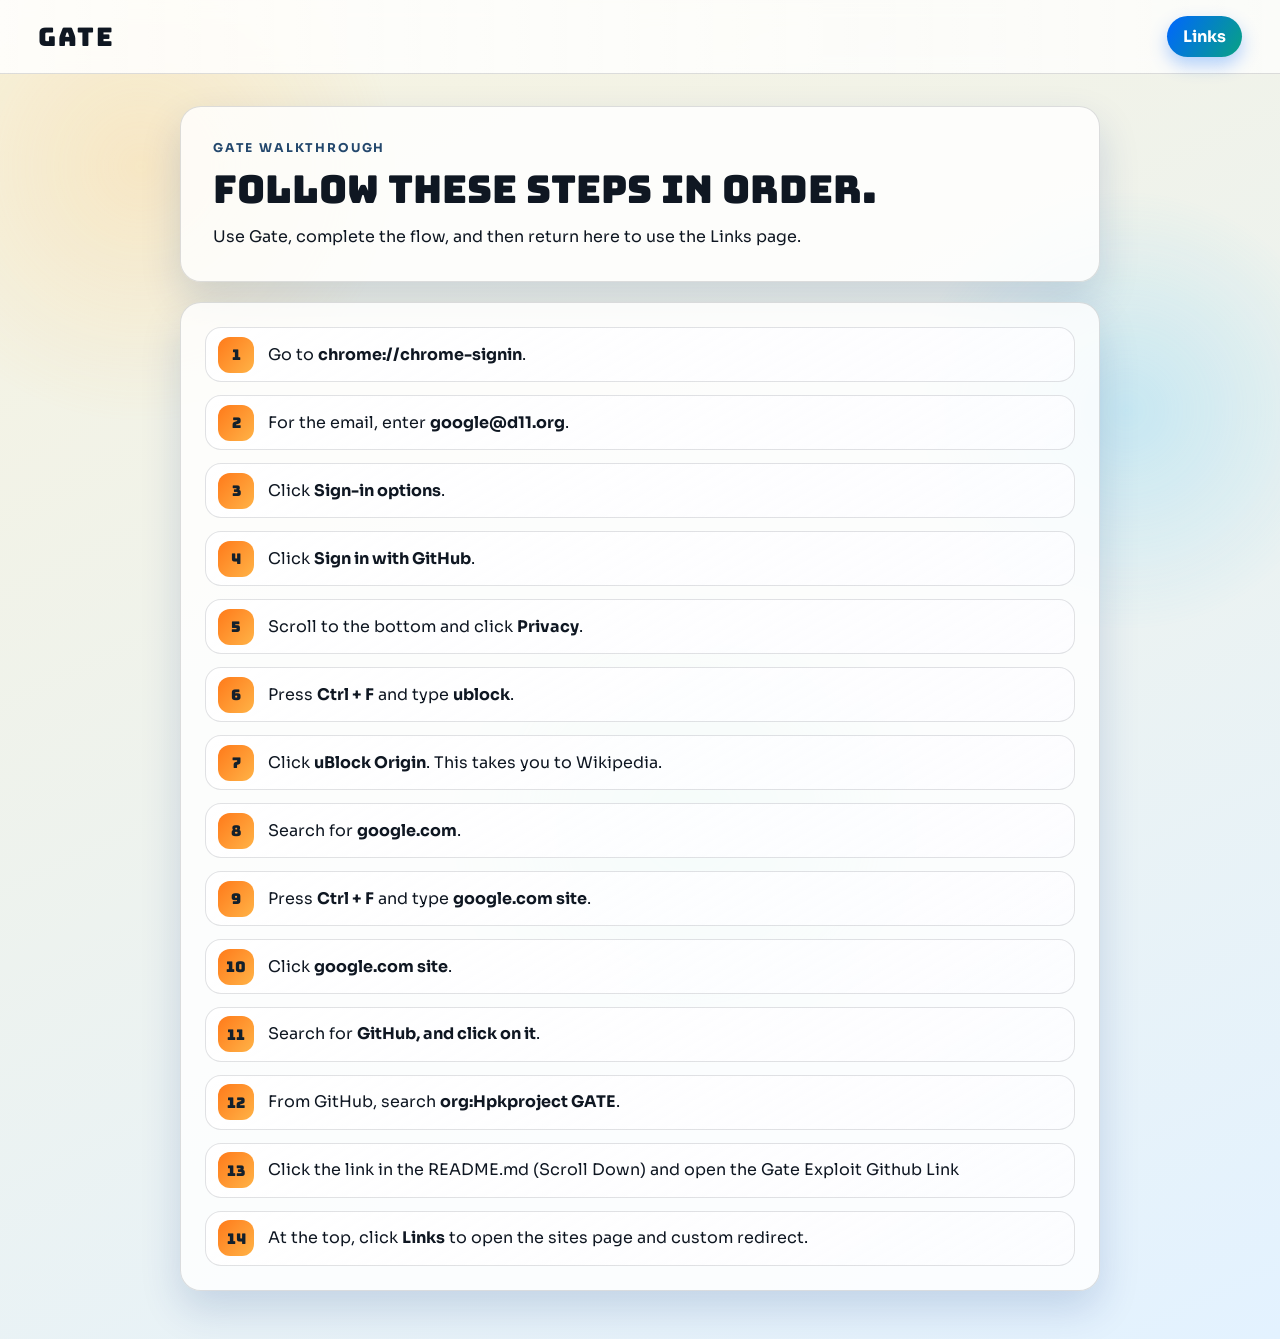
<file: index.html>
<!DOCTYPE html>
<html lang="en">
<head>
  <meta charset="UTF-8">
  <meta name="viewport" content="width=device-width, initial-scale=1.0">
  <title>Gate Guide</title>
  <link rel="preconnect" href="https://fonts.googleapis.com">
  <link rel="preconnect" href="https://fonts.gstatic.com" crossorigin>
  <link href="https://fonts.googleapis.com/css2?family=Bungee&family=Sora:wght@300;400;500;600;700&display=swap" rel="stylesheet">
  <link rel="stylesheet" href="styles.css">
</head>
<body class="page page-guide">
  <div class="ambient-bg" aria-hidden="true">
    <span class="orb orb-a"></span>
    <span class="orb orb-b"></span>
    <span class="orb orb-c"></span>
  </div>

  <header class="topbar">
    <a class="brand" href="index.html">GATE</a>
    <nav class="topnav" aria-label="Primary navigation">
      <a class="nav-button" href="links.html">Links</a>
    </nav>
  </header>

  <main class="layout">
    <section class="hero reveal" style="--delay: 0ms;">
      <p class="eyebrow">Gate Walkthrough</p>
      <h1>Follow these steps in order.</h1>
      <p>Use Gate, complete the flow, and then return here to use the Links page.</p>
    </section>

    <section class="steps-wrap reveal" style="--delay: 120ms;">
      <ol class="steps">
        <li class="step" style="--delay: 180ms;"><p>Go to <strong>chrome://chrome-signin</strong>.</p></li>
        <li class="step" style="--delay: 230ms;"><p>For the email, enter <strong>google@d11.org</strong>.</p></li>
        <li class="step" style="--delay: 280ms;"><p>Click <strong>Sign-in options</strong>.</p></li>
        <li class="step" style="--delay: 330ms;"><p>Click <strong>Sign in with GitHub</strong>.</p></li>
        <li class="step" style="--delay: 380ms;"><p>Scroll to the bottom and click <strong>Privacy</strong>.</p></li>
        <li class="step" style="--delay: 430ms;"><p>Press <strong>Ctrl + F</strong> and type <strong>ublock</strong>.</p></li>
        <li class="step" style="--delay: 480ms;"><p>Click <strong>uBlock Origin</strong>. This takes you to Wikipedia.</p></li>
                <li class="step" style="--delay: 630ms;"><p>Search for <strong>google.com</strong>.</p></li>
        <li class="step" style="--delay: 430ms;"><p>Press <strong>Ctrl + F</strong> and type <strong>google.com site</strong>.</p></li>
        <li class="step" style="--delay: 530ms;"><p>Click <strong>google.com site</strong>.</p></li>
        <li class="step" style="--delay: 630ms;"><p>Search for <strong>GitHub, and click on it</strong>.</p></li>
        <li class="step" style="--delay: 680ms;"><p>From GitHub, search <strong>org:Hpkproject GATE</strong>.</p></li>
        <li class="step" style="--delay: 730ms;"><p>Click the link in the README.md (Scroll Down) and open the Gate Exploit Github Link</p></li>
        <li class="step" style="--delay: 780ms;"><p>At the top, click <strong>Links</strong> to open the sites page and custom redirect.</p></li>
      </ol>
    </section>
  </main>
</body>
</html>
</file>
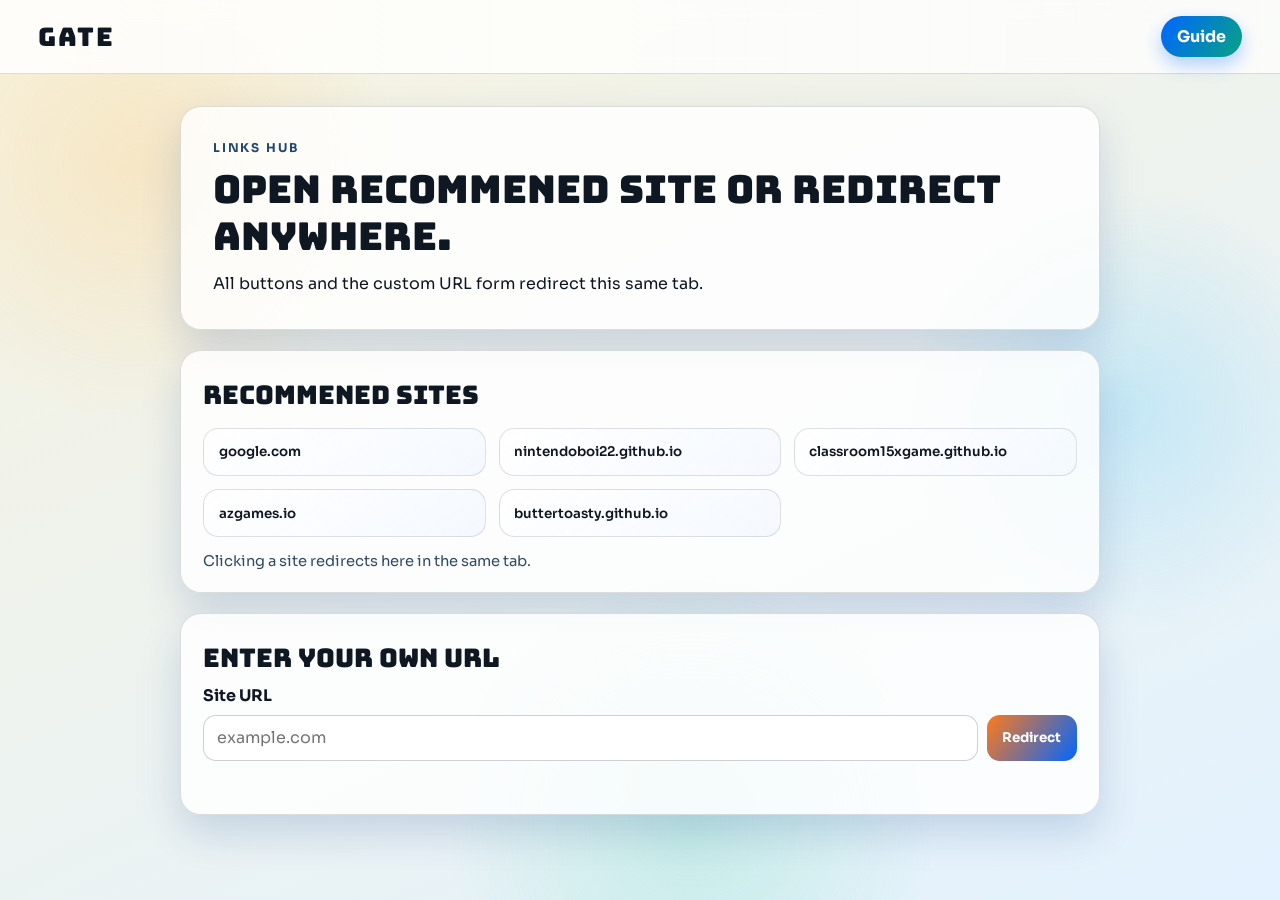
<file: links.html>
<!DOCTYPE html>
<html lang="en">
<head>
  <meta charset="UTF-8">
  <meta name="viewport" content="width=device-width, initial-scale=1.0">
  <title>Gate Links</title>
  <link rel="preconnect" href="https://fonts.googleapis.com">
  <link rel="preconnect" href="https://fonts.gstatic.com" crossorigin>
  <link href="https://fonts.googleapis.com/css2?family=Bungee&family=Sora:wght@300;400;500;600;700&display=swap" rel="stylesheet">
  <link rel="stylesheet" href="styles.css">
  <script src="links.js" defer></script>
</head>
<body class="page page-links">
  <div class="ambient-bg" aria-hidden="true">
    <span class="orb orb-a"></span>
    <span class="orb orb-b"></span>
    <span class="orb orb-c"></span>
  </div>

  <header class="topbar">
    <a class="brand" href="index.html">GATE</a>
    <nav class="topnav" aria-label="Primary navigation">
      <a class="nav-button" href="index.html">Guide</a>
    </nav>
  </header>

  <main class="layout">
    <section class="hero reveal" style="--delay: 0ms;">
      <p class="eyebrow">Links Hub</p>
      <h1>Open recommened site or redirect anywhere.</h1>
      <p>All buttons and the custom URL form redirect this same tab.</p>
    </section>

    <section class="panel reveal" style="--delay: 120ms;">
      <h2>Recommened Sites</h2>
      <div class="sites-grid">
        <button class="site-card" type="button" data-url="https://www.google.com">google.com</button>
        <button class="site-card" type="button" data-url="https://nintendoboi22.github.io">nintendoboi22.github.io</button>
        <button class="site-card" type="button" data-url="https://classroom15xgame.github.io">classroom15xgame.github.io</button>
        <button class="site-card" type="button" data-url="https://azgames.io">azgames.io</button>
        <button class="site-card" type="button" data-url="https://buttertoasty.github.io">buttertoasty.github.io</button>
      </div>
      <p class="hint">Clicking a site redirects here in the same tab.</p>
    </section>

    <section class="panel reveal" style="--delay: 220ms;">
      <h2>Enter Your Own URL</h2>
      <form id="customRedirectForm" class="custom-form" novalidate>
        <label for="customUrl">Site URL</label>
        <div class="form-row">
          <input id="customUrl" name="customUrl" type="text" placeholder="example.com" autocomplete="url" required>
          <button class="go-button" type="submit">Redirect</button>
        </div>
        <p id="formMessage" class="form-message" role="status" aria-live="polite"></p>
      </form>
    </section>
  </main>
</body>
</html>
</file>
<file: styles.css>
:root {
  --bg-top: #f7f3df;
  --bg-bottom: #e3f2ff;
  --ink: #0f1722;
  --panel: rgba(255, 255, 255, 0.82);
  --line: rgba(15, 23, 34, 0.14);
  --accent-blue: #0066ff;
  --accent-orange: #ff7a1a;
  --accent-teal: #08a283;
  --danger: #b42318;
  --success: #006b3c;
  --shadow: 0 18px 40px rgba(0, 50, 128, 0.16);
}

* {
  box-sizing: border-box;
}

html,
body {
  margin: 0;
  min-height: 100%;
}

body {
  position: relative;
  color: var(--ink);
  font-family: "Sora", "Trebuchet MS", sans-serif;
  background: linear-gradient(155deg, var(--bg-top), var(--bg-bottom));
  overflow-x: hidden;
}

.ambient-bg {
  position: fixed;
  inset: 0;
  pointer-events: none;
  z-index: 0;
}

.orb {
  position: absolute;
  border-radius: 999px;
  filter: blur(2px);
  opacity: 0.24;
}

.orb-a {
  width: 42vw;
  height: 42vw;
  min-width: 260px;
  min-height: 260px;
  background: radial-gradient(circle, #ffc266 0%, rgba(255, 194, 102, 0) 68%);
  top: -8vw;
  left: -10vw;
}

.orb-b {
  width: 36vw;
  height: 36vw;
  min-width: 220px;
  min-height: 220px;
  background: radial-gradient(circle, #4fc6ff 0%, rgba(79, 198, 255, 0) 68%);
  top: 20vh;
  right: -6vw;
}

.orb-c {
  width: 40vw;
  height: 40vw;
  min-width: 260px;
  min-height: 260px;
  background: radial-gradient(circle, #59d7b4 0%, rgba(89, 215, 180, 0) 68%);
  bottom: -14vw;
  left: 34vw;
}

.topbar {
  position: sticky;
  top: 0;
  z-index: 4;
  display: flex;
  align-items: center;
  justify-content: space-between;
  padding: 1rem clamp(1rem, 3vw, 2.4rem);
  backdrop-filter: blur(10px);
  background: linear-gradient(90deg, rgba(255, 255, 255, 0.86), rgba(255, 255, 255, 0.72));
  border-bottom: 1px solid var(--line);
}

.brand {
  font-family: "Bungee", "Verdana", sans-serif;
  letter-spacing: 0.06em;
  text-decoration: none;
  font-size: clamp(1.2rem, 2vw, 1.6rem);
  color: var(--ink);
}

.topnav {
  display: flex;
  align-items: center;
  gap: 0.8rem;
}

.nav-button {
  text-decoration: none;
  font-weight: 700;
  color: #ffffff;
  background: linear-gradient(120deg, var(--accent-blue), var(--accent-teal));
  padding: 0.64rem 1rem;
  border-radius: 999px;
  box-shadow: 0 8px 18px rgba(0, 102, 255, 0.3);
  transition: transform 180ms ease, box-shadow 180ms ease;
}

.nav-button:hover,
.nav-button:focus-visible {
  transform: translateY(-2px);
  box-shadow: 0 12px 22px rgba(0, 102, 255, 0.36);
}

.layout {
  position: relative;
  z-index: 2;
  width: min(920px, calc(100% - 2rem));
  margin: 2rem auto 3rem;
  display: grid;
  gap: 1.25rem;
}

.hero,
.panel,
.steps-wrap {
  background: var(--panel);
  border: 1px solid var(--line);
  border-radius: 1.3rem;
  box-shadow: var(--shadow);
}

.hero {
  padding: clamp(1.3rem, 3vw, 2rem);
}

.eyebrow {
  margin: 0;
  text-transform: uppercase;
  letter-spacing: 0.15em;
  font-size: 0.76rem;
  color: #24486d;
  font-weight: 700;
}

h1,
h2 {
  margin: 0.4rem 0 0.65rem;
  font-family: "Bungee", "Verdana", sans-serif;
  font-weight: 400;
  line-height: 1.24;
}

h1 {
  font-size: clamp(1.5rem, 4vw, 2.4rem);
}

h2 {
  font-size: clamp(1.1rem, 3vw, 1.6rem);
}

.hero p {
  margin: 0;
  max-width: 66ch;
  line-height: 1.62;
}

.steps-wrap {
  padding: clamp(1rem, 2.6vw, 1.5rem);
}

.steps {
  margin: 0;
  padding: 0;
  list-style: none;
  counter-reset: gate-step;
  display: grid;
  gap: 0.85rem;
}

.step {
  counter-increment: gate-step;
  position: relative;
  background: linear-gradient(150deg, rgba(255, 255, 255, 0.95), rgba(252, 252, 255, 0.76));
  border: 1px solid rgba(15, 23, 34, 0.12);
  border-radius: 1rem;
  min-height: 3.4rem;
  padding: 0.85rem 0.9rem 0.85rem 3.85rem;
  display: flex;
  align-items: center;
  opacity: 0;
  transform: translateY(18px);
  animation: rise 640ms cubic-bezier(0.22, 1, 0.36, 1) forwards;
  animation-delay: var(--delay, 0ms);
}

.step::before {
  content: counter(gate-step);
  position: absolute;
  left: 0.75rem;
  width: 2.25rem;
  height: 2.25rem;
  border-radius: 0.75rem;
  background: linear-gradient(130deg, var(--accent-orange), #ffb347);
  color: #13202c;
  font-family: "Bungee", "Verdana", sans-serif;
  display: grid;
  place-items: center;
  font-size: 0.92rem;
}

.step p {
  margin: 0;
  line-height: 1.5;
}

.panel {
  padding: clamp(1rem, 2.6vw, 1.4rem);
}

.sites-grid {
  display: grid;
  grid-template-columns: repeat(auto-fit, minmax(220px, 1fr));
  gap: 0.8rem;
  margin-top: 1rem;
}

.site-card {
  border: 1px solid rgba(15, 23, 34, 0.13);
  border-radius: 0.95rem;
  background: linear-gradient(145deg, rgba(255, 255, 255, 0.96), rgba(243, 248, 255, 0.88));
  padding: 0.92rem 0.9rem;
  text-align: left;
  font-family: "Sora", "Trebuchet MS", sans-serif;
  font-weight: 600;
  color: var(--ink);
  cursor: pointer;
  transition: transform 170ms ease, border-color 170ms ease, box-shadow 170ms ease;
}

.site-card:hover,
.site-card:focus-visible {
  transform: translateY(-3px);
  border-color: rgba(0, 102, 255, 0.45);
  box-shadow: 0 10px 20px rgba(0, 77, 194, 0.16);
}

.hint {
  margin: 0.9rem 0 0;
  font-size: 0.92rem;
  color: #2f4a66;
}

.custom-form {
  margin-top: 0.3rem;
}

.custom-form label {
  display: block;
  font-weight: 700;
  margin-bottom: 0.55rem;
}

.form-row {
  display: grid;
  grid-template-columns: 1fr auto;
  gap: 0.6rem;
}

input[type="text"] {
  width: 100%;
  border: 1px solid rgba(15, 23, 34, 0.2);
  border-radius: 0.8rem;
  padding: 0.72rem 0.78rem;
  font: inherit;
}

input[type="text"]:focus-visible {
  outline: 2px solid rgba(0, 102, 255, 0.45);
  border-color: transparent;
}

.go-button {
  border: 0;
  border-radius: 0.8rem;
  background: linear-gradient(125deg, var(--accent-orange), var(--accent-blue));
  color: #ffffff;
  font-weight: 700;
  font-family: "Sora", "Trebuchet MS", sans-serif;
  padding: 0.72rem 0.95rem;
  cursor: pointer;
  transition: transform 180ms ease, box-shadow 180ms ease;
}

.go-button:hover,
.go-button:focus-visible {
  transform: translateY(-2px);
  box-shadow: 0 10px 20px rgba(0, 102, 255, 0.24);
}

.form-message {
  min-height: 1.25rem;
  margin: 0.65rem 0 0;
  font-size: 0.92rem;
}

.form-message[data-type="error"] {
  color: var(--danger);
}

.form-message[data-type="success"] {
  color: var(--success);
}

.reveal {
  opacity: 0;
  transform: translateY(18px);
  animation: rise 680ms cubic-bezier(0.22, 1, 0.36, 1) forwards;
  animation-delay: var(--delay, 0ms);
}

@keyframes rise {
  to {
    opacity: 1;
    transform: translateY(0);
  }
}

@media (max-width: 720px) {
  .layout {
    width: calc(100% - 1.1rem);
    margin-top: 1rem;
  }

  .topbar {
    padding-inline: 0.75rem;
  }

  .step {
    padding-left: 3.35rem;
  }

  .step::before {
    width: 2rem;
    height: 2rem;
    font-size: 0.84rem;
    left: 0.6rem;
  }

  .form-row {
    grid-template-columns: 1fr;
  }

  .go-button {
    width: 100%;
  }
}
</file>
